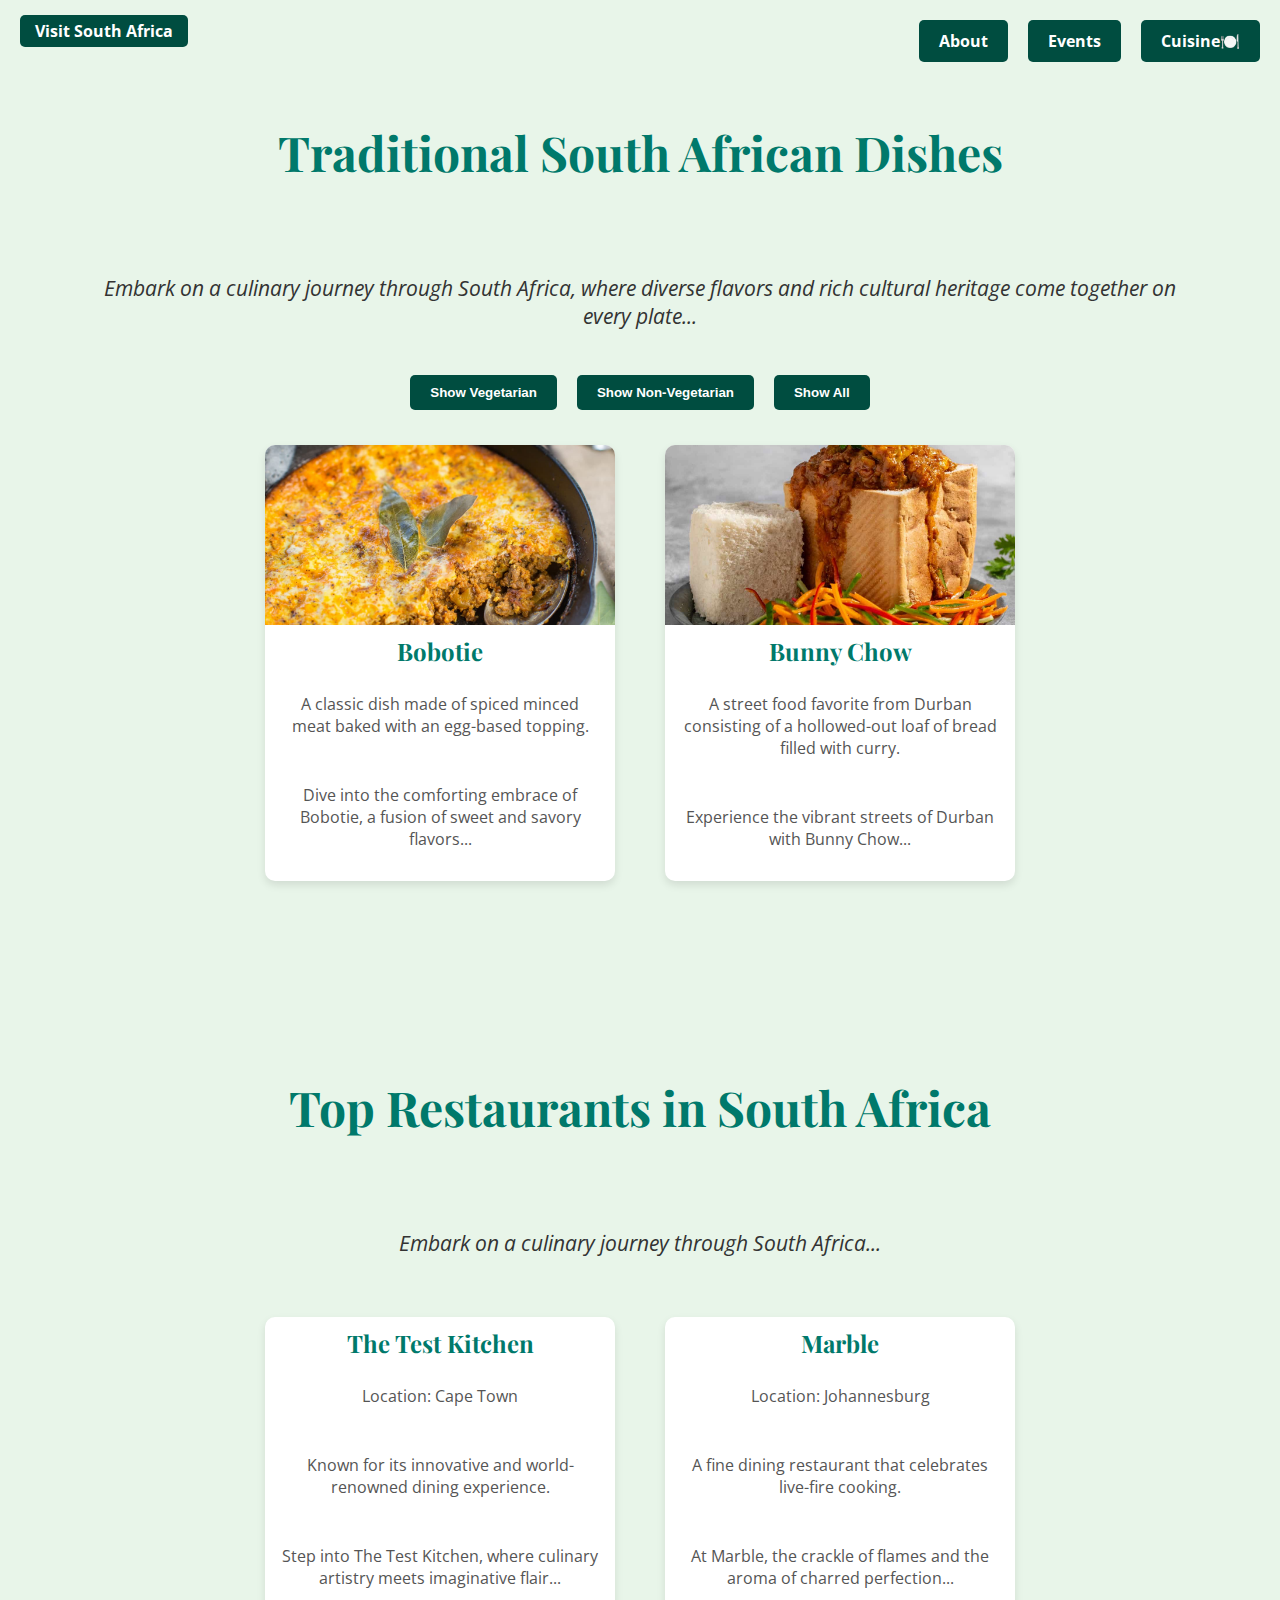
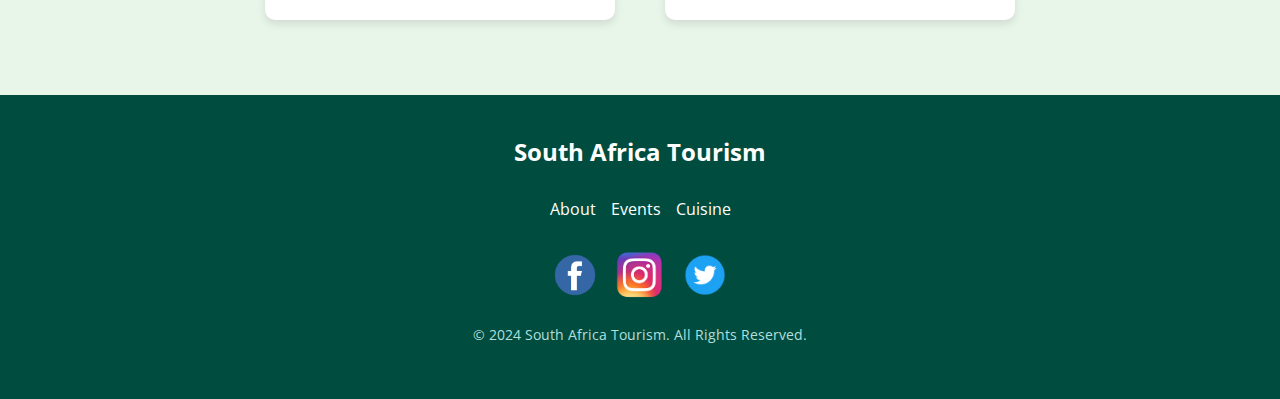
<file: cuisine.html>
<!DOCTYPE html>
<html lang="en">
<head>
  <meta charset="UTF-8">
  <meta name="viewport" content="width=device-width, initial-scale=1.0">
  <title>South African Cuisine</title>
  <link rel="stylesheet" href="style.css">
  <link href="https://fonts.googleapis.com/css2?family=Open+Sans:wght@400;700&family=Playfair+Display:wght@400;700&display=swap" rel="stylesheet">
</head>
<body>
    <div class="top-left-home-button">
        <a href="index.html">Visit South Africa</a>
    </div>

    <div class="navbar">
        <a href="index.html#attractions" class="button">About</a>
        <a href="events.html" class="button">Events</a>
        <a href="cuisine.html" class="button">Cuisine🍽️</a>
    </div>

    <section id="traditional-dishes" class="cuisine-section">
      <h2>Traditional South African Dishes</h2>
      <p class="overview">Embark on a culinary journey through South Africa, where diverse flavors and rich cultural heritage come together on every plate...</p>
      
      <div class="toggle-buttons">
        <button id="show-veg">Show Vegetarian</button>
        <button id="show-non-veg">Show Non-Vegetarian</button>
        <button id="show-all">Show All</button>
    </div>

      <div class="cards">
          <div class="dish-card veg">
              <img src="assets/bobotic.jpg" alt="Bobotie">
              <h3>Bobotie</h3>
              <p>A classic dish made of spiced minced meat baked with an egg-based topping.</p>
              <p class="description">Dive into the comforting embrace of Bobotie, a fusion of sweet and savory flavors...</p>
          </div>
          <div class="dish-card non-veg">
              <img src="assets/bunny-chow.jpg" alt="Bunny Chow">
              <h3>Bunny Chow</h3>
              <p>A street food favorite from Durban consisting of a hollowed-out loaf of bread filled with curry.</p>
              <p class="description">Experience the vibrant streets of Durban with Bunny Chow...</p>
          </div>
          <!-- Add more cuisine cards here -->
      </div>
  </section>

  <section id="restaurants" class="cuisine-section">
      <h2>Top Restaurants in South Africa</h2>
      <p class="overview">Embark on a culinary journey through South Africa...</p>
      <div class="cards">
          <a href="https://ttkfledgelings.co.za/home/">
            <div class="restaurant-card">
              <h3>The Test Kitchen</h3>
              <p>Location: Cape Town</p>
              <p>Known for its innovative and world-renowned dining experience.</p>
              <p class="description">Step into The Test Kitchen, where culinary artistry meets imaginative flair...</p>
          </div>
          </a>
          <a href="https://marble.restaurant/">
          <div class="restaurant-card">
              <h3>Marble</h3>
              <p>Location: Johannesburg</p>
              <p>A fine dining restaurant that celebrates live-fire cooking.</p>
              <p class="description">At Marble, the crackle of flames and the aroma of charred perfection...</p>
          </div>
          </a>
      </div>
  </section>
  <footer class="footer">
    <div class="footer-content">
      <div class="footer-logo">
        <a href="index.html">South Africa Tourism</a>
      </div>
      <div class="footer-links">
        <a href="about.html">About</a>
        <a href="events.html">Events</a>
        <a href="food.html">Cuisine</a>
      </div>
      <div class="footer-socials">
        <a href="https://www.facebook.com/SafiriSouthAfrica/" target="_blank">
          <img src="assets/facebook-icon.png" alt="Facebook">
        </a>
        <a href="https://www.instagram.com/meetsouthafrica" target="_blank">
          <img src="assets/instagram-icon.png" alt="Instagram">
        </a>
        <a href="https://x.com/southafrica?lang=en" target="_blank">
          <img src="assets/twitter-icon.png" alt="Twitter">
        </a>
      </div>
    </div>
    <div class="footer-bottom">
      <p>© 2024 South Africa Tourism. All Rights Reserved.</p>
    </div>
  </footer>
</body>
</html>
</file>
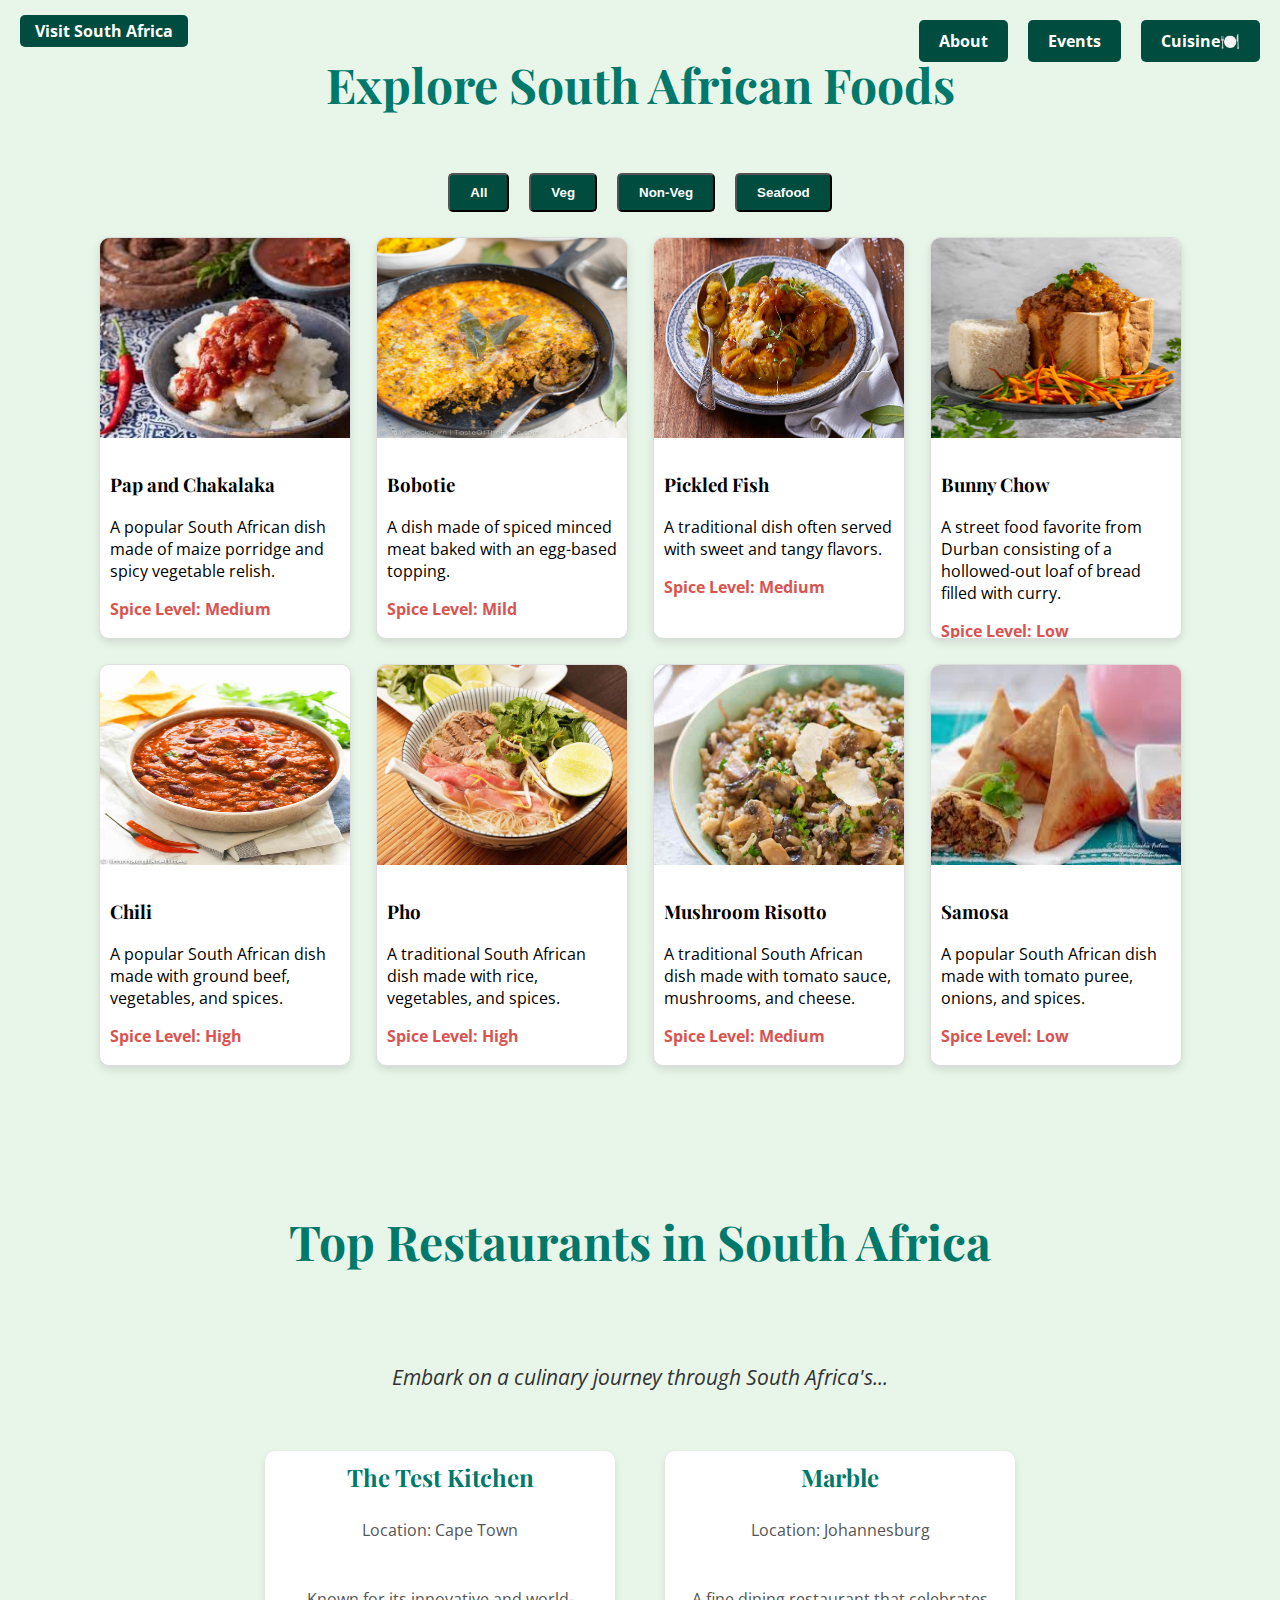
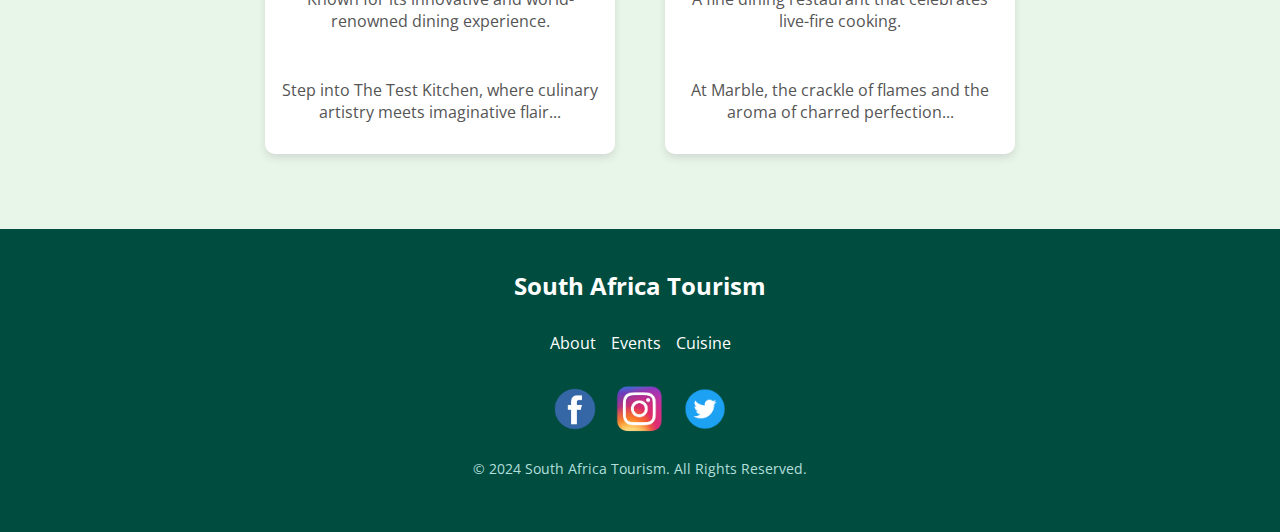
<file: food.html>
<!DOCTYPE html>
<html lang="en">
<head>
    <meta charset="UTF-8">
    <meta name="viewport" content="width=device-width, initial-scale=1.0">
    <title>South African Foods</title>
    <link href="https://fonts.googleapis.com/css2?family=Open+Sans:wght@400;700&family=Playfair+Display:wght@400;700&display=swap" rel="stylesheet">
    <link rel="stylesheet" href="style.css">
    <!-- <style>
        body {
            font-family: Arial, sans-serif;
            text-align: center;
            margin: 0;
            padding: 20px;
        }

        .buttons {
            margin-bottom: 20px;
        }

        button {
            margin: 5px;
            padding: 10px 20px;
            cursor: pointer;
        }

        .food-container {
            display: flex;
            flex-wrap: wrap;
            justify-content: center;
            gap: 20px;
        }

        .food-item {
            border: 1px solid #ddd;
            border-radius: 10px;
            overflow: hidden;
            width: 250px;
            box-shadow: 0 4px 8px rgba(0, 0, 0, 0.1);
        }

        .food-item img {
            width: 100%;
            height: auto;
        }

        .food-details {
            padding: 10px;
        }

        .spice-level {
            font-weight: bold;
            color: #d9534f;
        }
    </style> -->
</head>
<body>
    <div class="top-left-home-button">
        <a href="index.html">Visit South Africa</a>
    </div>

    <div class="navbar">
        <a href="about.html" class="button">About</a>
        <a href="events.html" class="button">Events</a>
        <a href="food.html" class="button">Cuisine🍽️</a>
    </div>
    <h1>Explore South African Foods</h1>
    <div class="buttons">
        <button onclick="filterFood('all')">All</button>
        <button onclick="filterFood('veg')">Veg</button>
        <button onclick="filterFood('nonveg')">Non-Veg</button>
        <button onclick="filterFood('seafood')">Seafood</button>
    </div>
    <div id="foodContainer" class="food-container"></div>

    <section id="restaurants" class="cuisine-section">
        <h2>Top Restaurants in South Africa</h2>
        <p class="overview">Embark on a culinary journey through South Africa's...</p>
        <div class="cards">
            <a href="https://ttkfledgelings.co.za/home/">
              <div class="restaurant-card">
                <h3>The Test Kitchen</h3>
                <p>Location: Cape Town</p>
                <p>Known for its innovative and world-renowned dining experience.</p>
                <p class="description">Step into The Test Kitchen, where culinary artistry meets imaginative flair...</p>
            </div>
            </a>
            <a href="https://marble.restaurant/">
            <div class="restaurant-card">
                <h3>Marble</h3>
                <p>Location: Johannesburg</p>
                <p>A fine dining restaurant that celebrates live-fire cooking.</p>
                <p class="description">At Marble, the crackle of flames and the aroma of charred perfection...</p>
            </div>
            </a>
        </div>
    </section>
    <footer class="footer">
        <div class="footer-content">
          <div class="footer-logo">
            <a href="index.html">South Africa Tourism</a>
          </div>
          <div class="footer-links">
            <a href="about.html">About</a>
            <a href="events.html">Events</a>
            <a href="food.html">Cuisine</a>
          </div>
          <div class="footer-socials">
            <a href="https://www.facebook.com/SafiriSouthAfrica/" target="_blank">
              <img src="assets/facebook-icon.png" alt="Facebook">
            </a>
            <a href="https://www.instagram.com/meetsouthafrica" target="_blank">
              <img src="assets/instagram-icon.png" alt="Instagram">
            </a>
            <a href="https://x.com/southafrica?lang=en" target="_blank">
              <img src="assets/twitter-icon.png" alt="Twitter">
            </a>
          </div>
        </div>
        <div class="footer-bottom">
          <p>© 2024 South Africa Tourism. All Rights Reserved.</p>
        </div>
      </footer>
    <script src="script1.js"></script>
</body>
</html>
</file>
<file: style.css>
/* Body styling (unchanged) */
body {
    margin: 0;
    padding: 0;
    box-sizing: border-box;
    overflow-x: hidden;
    background: #ffffff;
}
body {
    font-family: 'Open Sans', sans-serif;
}
html {
    scroll-behavior: smooth;
}


h1, h2, h3 {
    font-family: 'Playfair Display', serif;
}


.header {
    position: absolute;
    top: 0;
    left: 0;
    width: 100%;
    height: 100%;
    display: flex;
    flex-direction: column;
    justify-content: center;
    align-items: center;
    color: white;
    text-align: center;
    z-index: 1;
}

.header-overlay {
    background-color: rgba(0, 0, 0, 0.5);
    padding: 20px;
    border-radius: 10px;
    display: flex;
    flex-direction: column;
    align-items: center;
}
.header-overlay p {
    font-size: 1.2rem;
    margin-top: 15px;
    color: #f0f0f0; 
    line-height: 1.6;
    text-shadow: 1px 1px 2px rgba(0, 0, 0, 0.6);
    padding: 0 20px; 
    max-width: 600px; 
    font-style: italic;
    font-weight: 300;
    border-left: 4px solid #00796b;
    padding-left: 15px;
}

.explore-button {
    display: inline-block;
    margin-top: 20px;
    color: white;
    text-decoration: none;
    background-color: #004d40;
    padding: 10px 20px;
    border-radius: 5px;
    font-weight: bold;
    transition: background-color 0.3s, transform 0.3s;
}

.explore-button:hover {
    background-color: #00796b;
    transform: scale(1.05); 
}


/* Navbar styling */
.navbar {
    position: fixed; 
    top: 20px; 
    right: 20px; 
    display: flex; 
    gap: 20px; 
    z-index: 1000;
}

.navbar a {
    color: white;
    text-decoration: none;
    padding: 10px 20px;
    background-color: #004d40;
    border-radius: 5px;
    font-weight: bold;
    transition: background-color 0.3s, transform 0.3s;
}

.navbar a:hover {
    background-color: #00796b;
    transform: scale(1.05);
}

.top-left-home-button {
    position: fixed;
    top: 20px;
    left: 20px;
    z-index: 1001;
}

.top-left-home-button a {
    color: white;
    text-decoration: none;
    background-color: #004d40;
    padding: 5px 15px;
    border-radius: 5px;
    font-weight: bold;
    transition: background-color 0.3s, transform 0.3s;
}

.top-left-home-button a:hover {
    background-color: #00796b;
    transform: scale(1.05);
}

.slideshow-container {
    position: relative;
    width: 100%;
    overflow: hidden;
    height: 100vh;
}

.slide {
    position: absolute;
    width: 100%;
    height: 100%;
    opacity: 0;
    transition: opacity 1s ease-in-out;
}

.slide.active {
    opacity: 1;
}

.slide img {
    width: 100%;
    height: 100%;
    object-fit: cover;
}

.active {
    animation: fade 1s ease-in-out;
}

@keyframes fade {
    from { opacity: 0; }
    to { opacity: 1; }
}

.attractions-section {
    padding: 100px;
    background-color: #e8f5e9;
    text-align: center;
}

.attractions-section h2 {
    font-size: 2.5rem;
    color: #004d40;
    margin-bottom: 10px;
}

.attractions-description {
    font-size: 1.2rem;
    color: #333;
    max-width: 800px;
    margin: 0 auto 30px auto;
    line-height: 1.6;
}
.attractions-description  {
    font-size: 1.4rem; 
    line-height: 1.6; 
    color: #555;
    margin-top: 40px; 
    margin-bottom: 40px; 
    text-align: justify; 
    padding: 25px; 
    border-left: 5px solid #00796b; 
    background-color: rgba(240, 240, 240, 0.6); 
    border-radius: 8px; 
    transition: transform 0.3s; 
    font-style: italic;
}

.attractions-description:hover {
    transform: scale(1.02); 
    box-shadow: 0 4px 10px rgba(0, 0, 0, 0.2);
}


.attraction-card {
    display: inline-block;
    width: 300px;
    height: 360px;
    margin: 15px;
    border-radius: 10px;
    box-shadow: 0 4px 8px rgba(0, 0, 0, 0.1);
    background-color: white;
    overflow: hidden;
    transition: transform 0.3s;
}

.attraction-card:hover {
    transform: scale(1.05);
}

.attraction-card img {
    width: 100%;
    height: 170px;
}

.attraction-card h3 {
    font-size: 1.5rem;
    color: #00796b;
    margin: 15px 0 10px;
}

.attraction-card p {
    font-size: 1rem;
    color: #555;
    padding: 0 15px 15px;
}

/* Footer Styling */
.footer {
    background-color: #004d40;
    color: white;
    padding: 40px 20px;
    text-align: center;
  }
  
  .footer-content {
    display: flex;
    flex-direction: column;
    align-items: center;
    gap: 30px;
  }
  
  .footer-logo a {
    font-size: 1.5rem;
    color: #ffffff;
    font-weight: bold;
    text-decoration: none;
    transition: color 0.3s;
  }
  
  .footer-logo a:hover {
    color: #b2dfdb;
  }
  
  .footer-links {
    display: flex;
    gap: 15px;
    flex-wrap: wrap;
    justify-content: center;
  }
  
  .footer-links a {
    color: #ffffff;
    text-decoration: none;
    font-size: 1rem;
    transition: color 0.3s;
  }
  
  .footer-links a:hover {
    color: #b2dfdb;
  }
  
  .footer-socials {
    display: flex;
    gap: 15px;
    justify-content: center;
  }
  
  .footer-socials a img {
    width: 50px;
    height: 50px;
    transition: transform 0.3s ease;
  }
  
  .footer-socials a:hover img {
    transform: translateY(-5px);
  }
  
  .footer-bottom {
    margin-top: 20px;
    font-size: 0.9rem;
    color: #b2dfdb;
  }

@media (min-width: 600px) {
    .footer-content {
        flex-direction: column;
        align-items: center;
      }
}

/* Events Section */

.events-section h2 {
    font-size: 3rem;
    color: #004d40; 
    margin-bottom: 20px;
    text-align: center;
}

.events-section {
    padding: 75px;
    background-color: #e8f5e9; 
}

.cards {
    display: flex;
    flex-wrap: wrap;
    justify-content: center;
    gap: 20px; 
}

.event-card {
    display: flex;
    flex-direction: column;
    align-items: center; 
    width: 320px; 
    height: auto;
    margin: 15px;
    border-radius: 10px;
    box-shadow: 0 4px 8px rgba(0, 0, 0, 0.1);
    background-color: white;
    overflow: hidden;
    transition: transform 0.3s;
}

.event-card:hover {
    transform: scale(1.05);
}

.event-card img {
    width: 100%;
    height: 180px;
    object-fit: cover;
}

.event-card h3 {
    font-size: 1.5rem;
    color: #00796b;
    margin: 10px 0;
    text-align: center;
}

.event-card p {
    font-size: 1rem;
    color: #555;
    padding: 0 15px 15px;
    text-align: center; 
}

.cuisine-section {
    padding: 60px;
    background-color: #e8f5e9;
}
h1, h2 {
    text-align: center;
    padding: 20px 0;
    color: #00796b; 
    font-size: 3rem;
}

.dish-card, .restaurant-card {
    display: flex;
    flex-direction: column;
    align-items: center; 
    width: 350px; 
    height: auto; 
    margin: 15px;
    border-radius: 10px;
    box-shadow: 0 4px 8px rgba(0, 0, 0, 0.1);
    background-color: white;
    overflow: hidden;
    transition: transform 0.3s;
}

.dish-card:hover, .restaurant-card:hover {
    transform: scale(1.05);
}

.dish-card img, .restaurant-card img {
    width: 100%;
    height: 180px;
    object-fit: cover; 
}

.dish-card h3, .restaurant-card h3 {
    font-size: 1.5rem;
    color: #00796b;
    margin: 10px 0;
    text-align: center; 
}

.dish-card p, .restaurant-card p {
    font-size: 1rem;
    color: #555;
    padding: 0 15px 15px;
    text-align: center; 
}
.overview {
    font-size: 1.3rem;
    color: #333; 
    margin: 15px 0;
    padding: 30px 30px; 
    text-align: center;
    font-style: italic;
}
a{
    text-decoration: none;
    color:inherit;

}

.toggle-buttons {
    display: flex;
    justify-content: center;
    margin-bottom: 20px;
}

.toggle-buttons button {
    margin: 0 10px;
    padding: 10px 20px;
    background-color: #004d40;
    color: white;
    border: none;
    border-radius: 5px;
    cursor: pointer;
    font-weight: bold;
    transition: background-color 0.3s, transform 0.3s;
}

.toggle-buttons button:hover {
    background-color: #00796b;
    transform: scale(1.05);
}

.buttons {
    margin-bottom: 20px;
    display: flex;
    gap: 10px;
    align-items: center;
    justify-content: center;
     
}

button {
    margin: 5px;
    padding: 10px 20px;
    cursor: pointer;
    align-content: center;
    color: white;
     text-decoration: none;
    padding: 10px 20px;
     background-color: #004d40;
     border-radius: 5px;
     font-weight: bold;
     transition: background-color 0.3s, transform 0.3s;
    
}

.food-container {
    display: flex;
    flex-wrap: wrap;
    justify-content: center;
    gap: 25px;
    margin-bottom: 23px;
}

.food-item {
    border: 1px solid #ddd;
    border-radius: 10px;
    overflow: hidden;
    width: 250px;
    box-shadow: 0 4px 8px rgba(0, 0, 0, 0.1);
    height: 400px;
    background-color: #ffffff;
}

.food-item img {
    width: 100%;
    height: 200px;
}

.food-details {
    padding: 10px;
}

.spice-level {
    font-weight: bold;
    color: #d9534f;
}

body{
    background-color: #e8f5e9;
}
</file>
